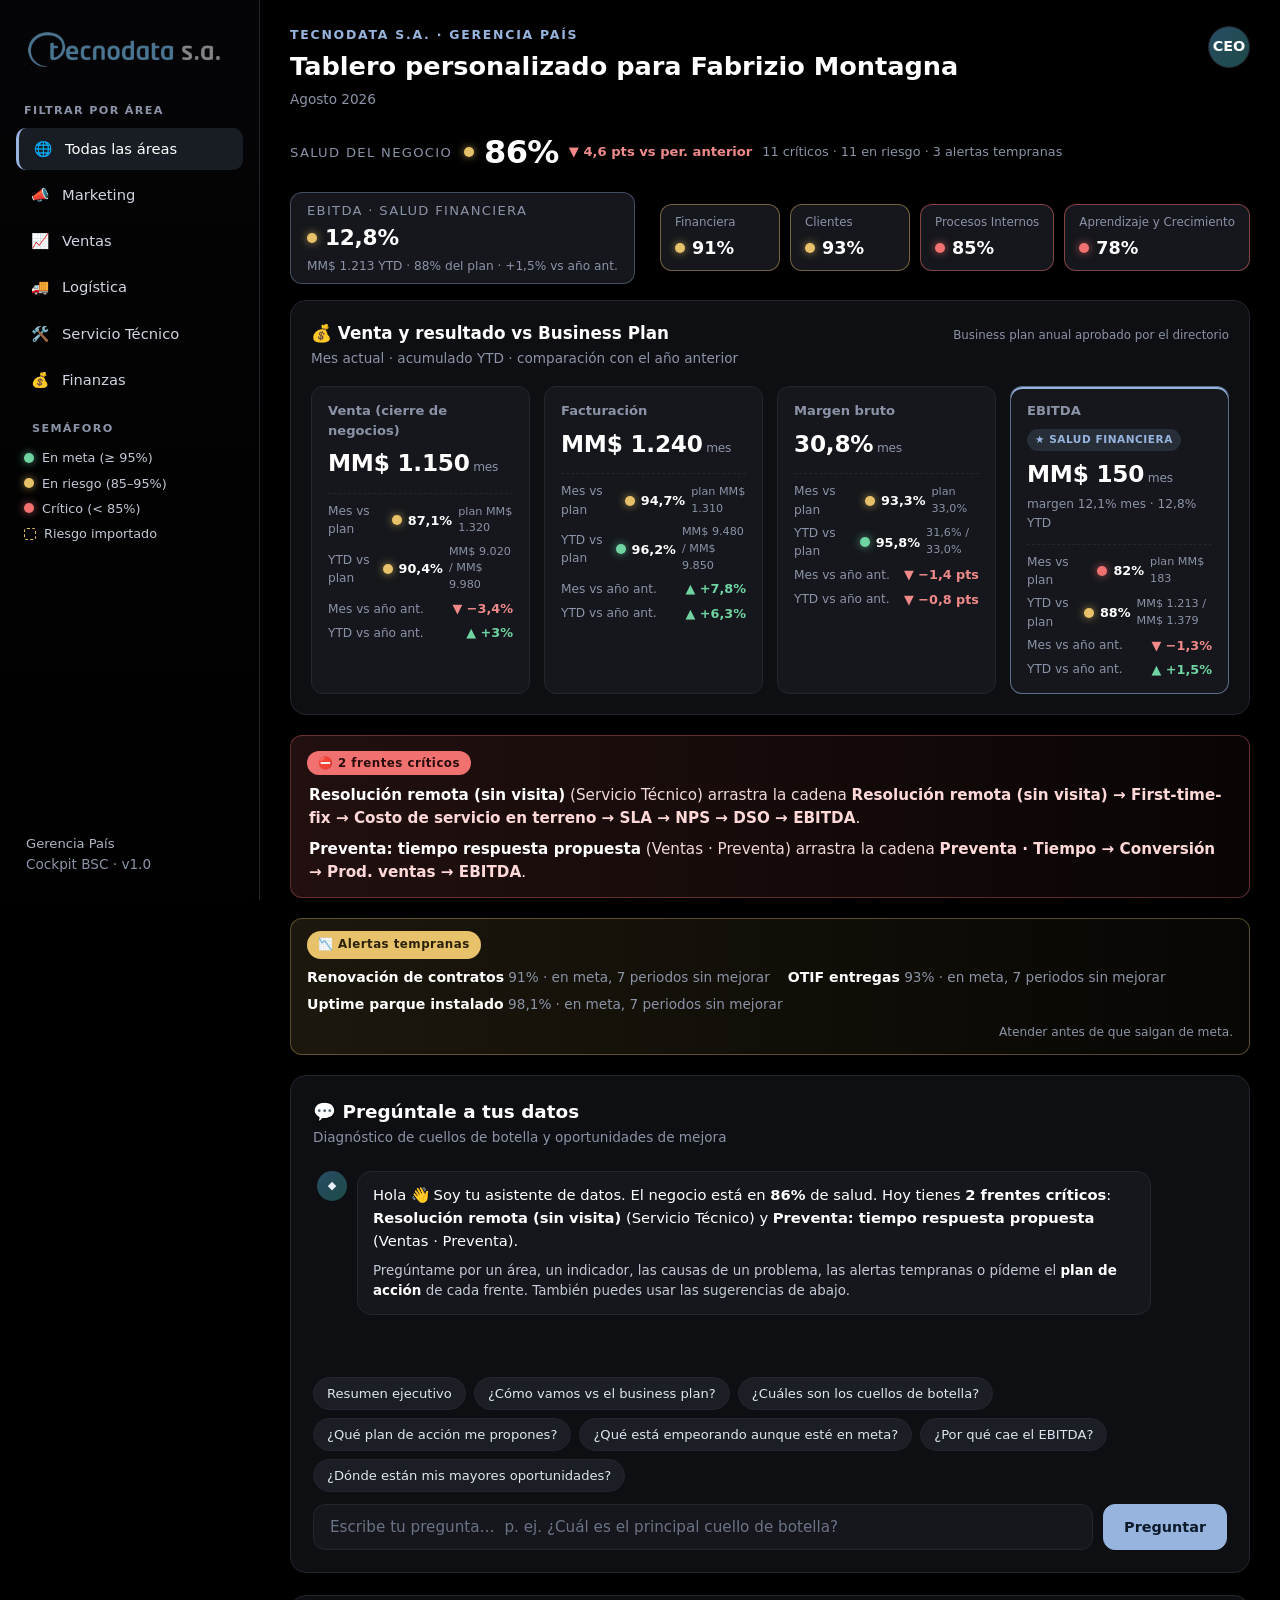
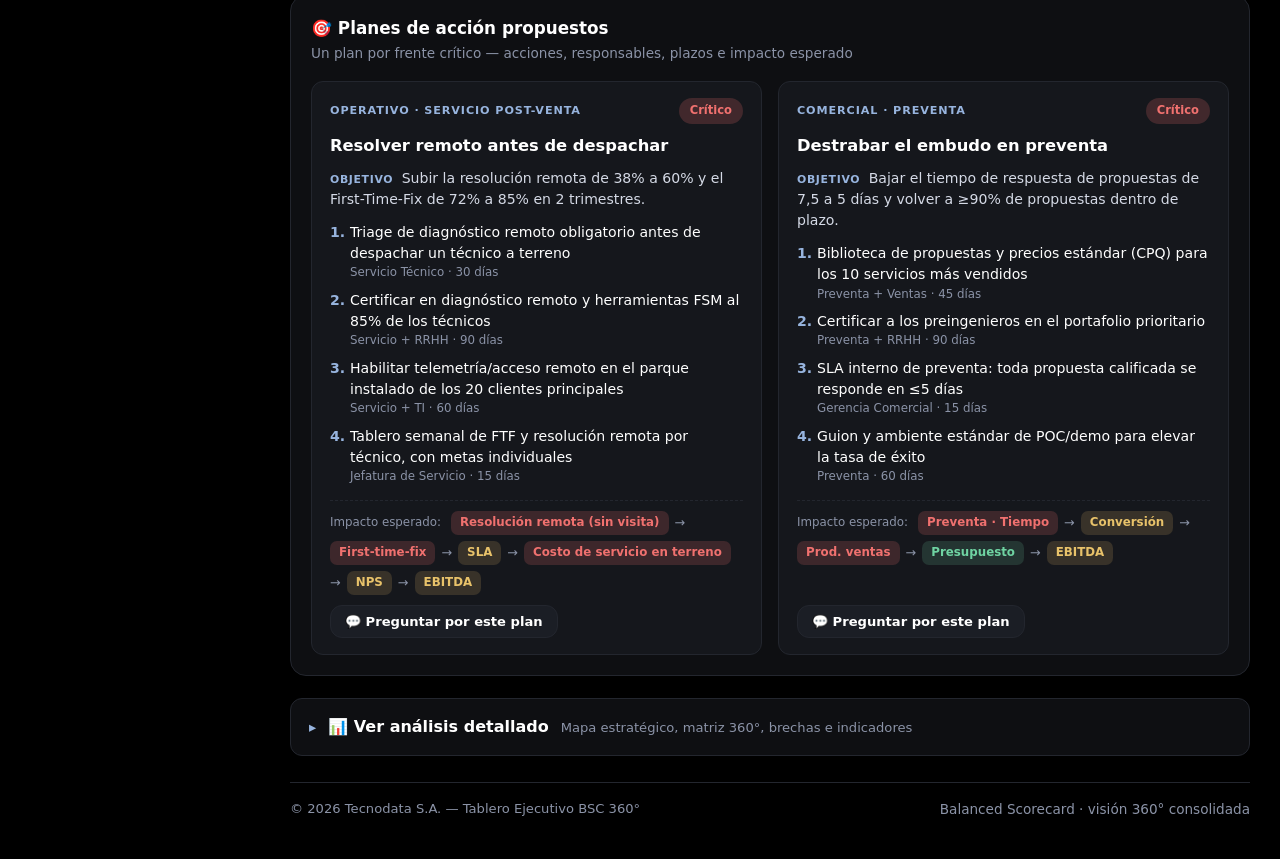
<file: index.html>
<!DOCTYPE html>
<html lang="es">
<head>
  <meta charset="UTF-8">
  <meta name="viewport" content="width=device-width, initial-scale=1.0">
  <title>Tecnodata S.A. · Tablero personalizado para Fabrizio Montagna</title>
  <meta name="description" content="Cuadro de Mando Integral (Balanced Scorecard) 360° para la Gerencia País de Tecnodata S.A. — visión sistémica de marketing, ventas, logística, servicio técnico y finanzas.">
  <link rel="icon" type="image/png" href="assets/logo.png">
  <link rel="stylesheet" href="styles.css">
</head>
<body>
  <!-- ================= SIDEBAR ================= -->
  <aside class="sidebar">
    <div class="brand">
      <img src="assets/logo.png" alt="Tecnodata S.A." class="brand-logo">
    </div>

    <p class="side-title">Filtrar por área</p>
    <nav class="nav" id="area-filter"><!-- filtro de áreas (JS) --></nav>

    <div class="legend">
      <p class="side-title">Semáforo</p>
      <div class="legend-row"><span class="dot dot-ok"></span> En meta (≥ 95%)</div>
      <div class="legend-row"><span class="dot dot-warn"></span> En riesgo (85–95%)</div>
      <div class="legend-row"><span class="dot dot-bad"></span> Crítico (&lt; 85%)</div>
      <div class="legend-row legend-imp"><span class="imp-mark"></span> Riesgo importado</div>
    </div>

    <div class="sidebar-foot">
      <p>Gerencia País</p>
      <p class="muted">Cockpit BSC · v1.0</p>
    </div>
  </aside>

  <!-- ================= MAIN ================= -->
  <main class="main">
    <header class="topbar">
      <div>
        <p class="eyebrow">Tecnodata S.A. · Gerencia País</p>
        <h1>Tablero personalizado para Fabrizio Montagna</h1>
        <p class="period muted" id="periodo"></p>
      </div>
      <div class="topbar-actions">
        <div class="avatar" title="CEO">CEO</div>
      </div>
    </header>

    <!-- ===== Banda ejecutiva: salud del negocio ===== -->
    <section class="exec">
      <div class="exec-health">
        <span class="exec-h-label">Salud del negocio</span>
        <span class="exec-h-value" id="exec-global"><!-- JS --></span>
      </div>
      <div class="exec-ebitda" id="exec-ebitda"><!-- JS: EBITDA = salud financiera --></div>
      <div class="exec-persps" id="exec-persps"><!-- JS --></div>
    </section>

    <!-- ===== Cumplimiento financiero vs Business Plan ===== -->
    <section class="card bp-card" aria-label="Venta, facturación, margen y EBITDA vs business plan">
      <div class="card-head">
        <div>
          <h2>💰 Venta y resultado vs Business Plan</h2>
          <span class="muted">Mes actual · acumulado YTD · comparación con el año anterior</span>
        </div>
        <span class="muted bp-nota" id="bp-nota"></span>
      </div>
      <div class="bp-grid" id="bp"><!-- JS --></div>
    </section>

    <!-- ===== Diagnóstico / cuello de botella ===== -->
    <div class="diagnostico" id="diagnostico"><!-- JS --></div>

    <!-- ===== Alertas tempranas: en meta pero perdiendo tracción ===== -->
    <div class="alertas" id="alertas"><!-- JS --></div>

    <!-- ===== CHAT: Pregúntale a tus datos (protagonista) ===== -->
    <section class="card chat-card" aria-label="Chat de diagnóstico">
      <div class="card-head chat-head">
        <div>
          <h2>💬 Pregúntale a tus datos</h2>
          <span class="muted">Diagnóstico de cuellos de botella y oportunidades de mejora</span>
        </div>
      </div>
      <div class="chat-log" id="chat-log" aria-live="polite"><!-- conversación (JS) --></div>
      <div class="chat-suggest" id="chat-suggest"><!-- sugerencias (JS) --></div>
      <form class="chat-input" id="chat-form" autocomplete="off">
        <input id="chat-text" type="text" placeholder="Escribe tu pregunta…  p. ej. ¿Cuál es el principal cuello de botella?" aria-label="Tu pregunta">
        <button type="submit" class="btn btn-primary">Preguntar</button>
      </form>
    </section>

    <!-- ===== Planes de acción propuestos ===== -->
    <section class="card planes-card" aria-label="Planes de acción propuestos">
      <div class="card-head">
        <div>
          <h2>🎯 Planes de acción propuestos</h2>
          <span class="muted">Un plan por frente crítico — acciones, responsables, plazos e impacto esperado</span>
        </div>
      </div>
      <div class="planes" id="planes"><!-- JS --></div>
    </section>

    <!-- ===== Análisis detallado (desplegable) ===== -->
    <details class="detalle">
      <summary>
        <span class="det-title">📊 Ver análisis detallado</span>
        <span class="muted det-sub">Mapa estratégico, matriz 360°, brechas e indicadores</span>
      </summary>

      <section class="kpi-grid" id="pulso" aria-label="Indicadores titulares por perspectiva BSC"><!-- JS --></section>

      <section class="content-grid">
        <article class="card map-card">
          <div class="card-head">
            <h2>Mapa estratégico &amp; cadenas de impacto</h2>
            <span class="muted">Financiera ← Clientes ← Procesos ← Aprendizaje</span>
          </div>
          <div class="smap-host" id="smap"><!-- SVG (JS) --></div>
          <p class="map-hint muted">Las flechas de color muestran cómo una brecha se propaga entre perspectivas. Clic en un indicador para aislar su cadena.</p>
        </article>

        <article class="card matrix-card">
          <div class="card-head">
            <h2>Matriz de salud 360°</h2>
            <span class="muted">Áreas × perspectivas</span>
          </div>
          <div class="matrix-host" id="matrix"><!-- tabla (JS) --></div>
          <p class="map-hint muted">Clic en una fila para ver el detalle de indicadores del área.</p>
        </article>
      </section>

      <section class="card brechas-card">
        <div class="card-head">
          <h2>Brechas prioritarias &amp; impacto sistémico</h2>
          <span class="muted">Gestión por excepción · peor primero</span>
        </div>
        <div class="brechas" id="brechas"><!-- JS --></div>
      </section>

      <section class="card sources-card">
        <div class="card-head">
          <h2>Origen de los datos (simulado)</h2>
          <span class="muted">Cada indicador se alimenta de su sistema fuente</span>
        </div>
        <div class="sources">
          <div class="source"><span class="src-tag">CRM</span> Ventas, marketing y clientes — <span class="muted">Salesforce / Dynamics</span></div>
          <div class="source"><span class="src-tag">CRM · CPQ</span> Preventa: propuestas y POCs — <span class="muted">Configurador (CPQ)</span></div>
          <div class="source"><span class="src-tag">ERP</span> Finanzas y logística — <span class="muted">SAP / Oracle</span></div>
          <div class="source"><span class="src-tag">ITSM / FSM</span> Servicio técnico (ITIL + terreno) — <span class="muted">ServiceNow</span></div>
          <div class="source"><span class="src-tag">HRIS</span> Personas: rotación, capacitación, eNPS — <span class="muted">Workday / BUK</span></div>
          <div class="source"><span class="src-tag">CX</span> NPS — <span class="muted">Qualtrics / Medallia</span></div>
          <div class="source"><span class="src-tag">Mercado</span> Market share — <span class="muted">Estudio externo</span></div>
        </div>
      </section>
    </details>

    <footer class="footer">
      <span>© <span id="year"></span> Tecnodata S.A. — Tablero Ejecutivo BSC 360°</span>
      <span class="muted">Balanced Scorecard · visión 360° consolidada</span>
    </footer>
  </main>

  <script src="data.js"></script>
  <script src="app.js"></script>
  <script src="chat.js"></script>
</body>
</html>
</file>
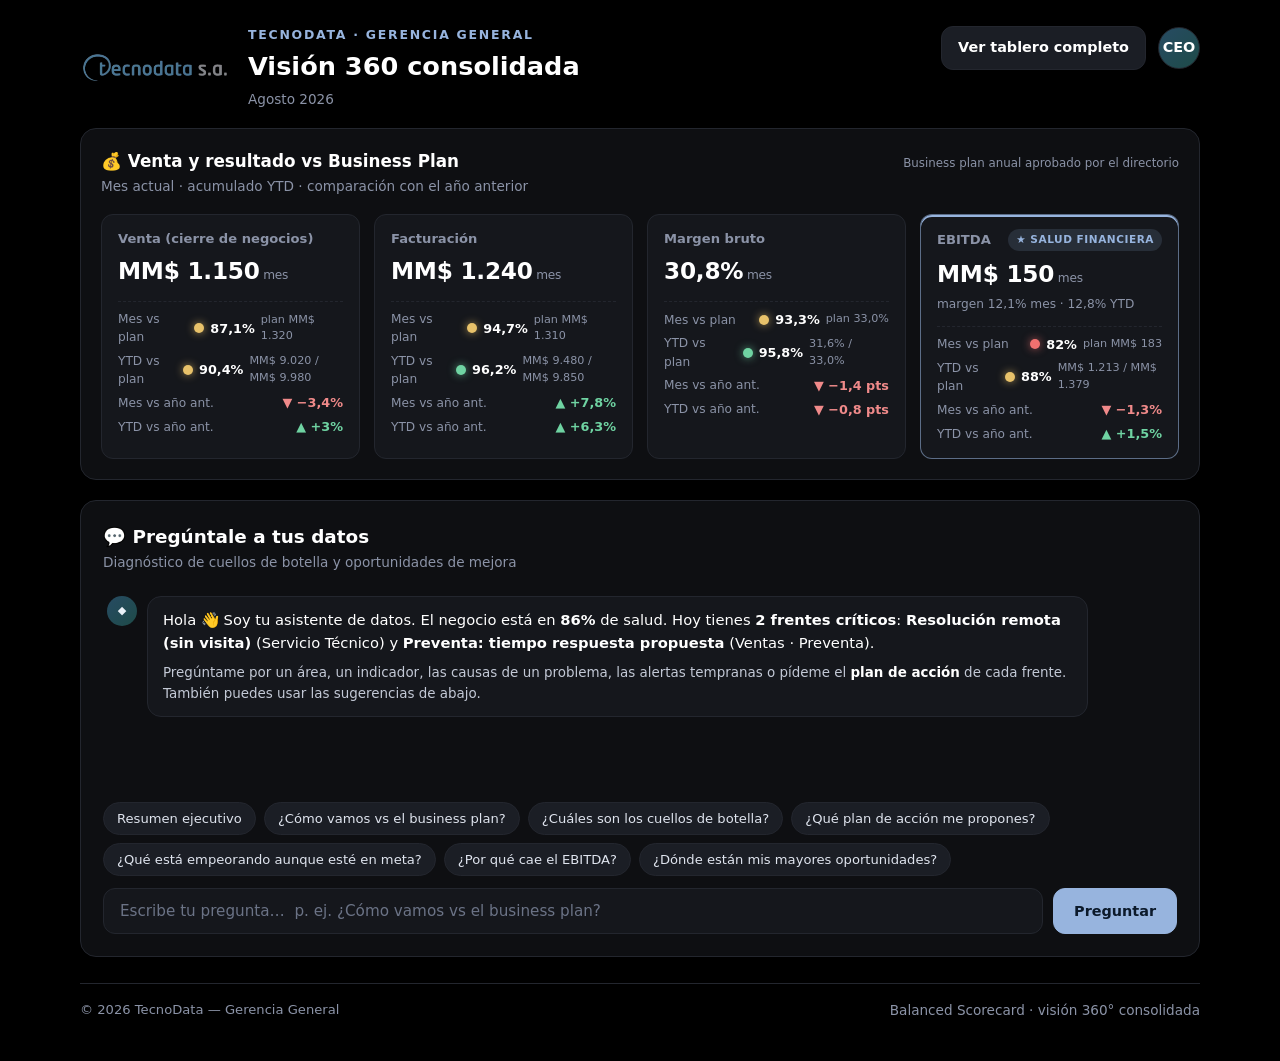
<file: tecnodata.html>
<!DOCTYPE html>
<html lang="es">
<head>
  <meta charset="UTF-8">
  <meta name="viewport" content="width=device-width, initial-scale=1.0">
  <title>TecnoData - Gerencia General: Visión 360 consolidada</title>
  <meta name="description" content="TecnoData · Gerencia General: visión 360 consolidada — indicadores financieros vs business plan y chat de diagnóstico.">
  <link rel="icon" type="image/png" href="assets/logo.png">
  <link rel="stylesheet" href="styles.css">
</head>
<body class="page-simple">
  <!-- ================= MAIN ================= -->
  <main class="main">
    <header class="topbar">
      <div class="simple-brand">
        <img src="assets/logo.png" alt="Tecnodata S.A." class="simple-logo">
        <div>
          <p class="eyebrow">TecnoData · Gerencia General</p>
          <h1>Visión 360 consolidada</h1>
          <p class="period muted" id="periodo"></p>
        </div>
      </div>
      <div class="topbar-actions">
        <a class="btn" href="index.html">Ver tablero completo</a>
        <div class="avatar" title="CEO">CEO</div>
      </div>
    </header>

    <!-- ===== Indicadores financieros vs Business Plan ===== -->
    <section class="card bp-card" aria-label="Venta, facturación, margen y EBITDA vs business plan">
      <div class="card-head">
        <div>
          <h2>💰 Venta y resultado vs Business Plan</h2>
          <span class="muted">Mes actual · acumulado YTD · comparación con el año anterior</span>
        </div>
        <span class="muted bp-nota" id="bp-nota"></span>
      </div>
      <div class="bp-grid" id="bp"><!-- JS --></div>
    </section>

    <!-- ===== CHAT: Pregúntale a tus datos ===== -->
    <section class="card chat-card" aria-label="Chat de diagnóstico">
      <div class="card-head chat-head">
        <div>
          <h2>💬 Pregúntale a tus datos</h2>
          <span class="muted">Diagnóstico de cuellos de botella y oportunidades de mejora</span>
        </div>
      </div>
      <div class="chat-log" id="chat-log" aria-live="polite"><!-- conversación (JS) --></div>
      <div class="chat-suggest" id="chat-suggest"><!-- sugerencias (JS) --></div>
      <form class="chat-input" id="chat-form" autocomplete="off">
        <input id="chat-text" type="text" placeholder="Escribe tu pregunta…  p. ej. ¿Cómo vamos vs el business plan?" aria-label="Tu pregunta">
        <button type="submit" class="btn btn-primary">Preguntar</button>
      </form>
    </section>

    <footer class="footer">
      <span>© <span id="year"></span> TecnoData — Gerencia General</span>
      <span class="muted">Balanced Scorecard · visión 360° consolidada</span>
    </footer>
  </main>

  <script src="data.js"></script>
  <script src="app.js"></script>
  <script src="chat.js"></script>
</body>
</html>
</file>
<file: styles.css>
/* ===========================================================
   Tecnodata S.A. — Cockpit BSC 360° · Gerencia País
   Paleta base (marca Tecnodata):
     Negro           #000000  -> Fondo del sitio
     Azul periwinkle #97B4DE  -> Acento / interacción
     Teal profundo   #274B63  -> Superficies de marca
     Teal verdoso    #1E4B48
     Blanco          #FFFFFF  -> Tipografía sobre fondos oscuros
   Semáforo BSC: verde (ok) / ámbar (warn) / rojo (bad)
   =========================================================== */

:root {
  --black:        #000000;
  --periwinkle:   #97B4DE;
  --teal-deep:    #274B63;
  --teal-green:   #1E4B48;
  --white:        #FFFFFF;

  /* Superficies del tema oscuro */
  --surface:      #0e0f12;
  --surface-2:    #15171c;
  --surface-3:    #1b1e25;
  --border:       #23262e;
  --muted:        #8b93a7;

  /* Deltas y semáforo */
  --up:           #6fd3a2;
  --down:         #f08a8a;
  --ok:           #6fd3a2;
  --warn:         #e8c26a;
  --bad:          #f0716f;

  --radius:       16px;
  --shadow:       0 8px 24px rgba(0,0,0,.45);
  --font:         'Segoe UI', system-ui, -apple-system, Roboto, Helvetica, Arial, sans-serif;
}

* { box-sizing: border-box; margin: 0; padding: 0; }
html, body { height: 100%; }

body {
  display: grid;
  grid-template-columns: 260px 1fr;
  min-height: 100vh;
  background: var(--black);
  color: var(--white);
  font-family: var(--font);
  line-height: 1.5;
}

.muted { color: var(--muted); font-size: .85rem; }

/* ===================== SIDEBAR ===================== */
.sidebar {
  background: linear-gradient(180deg, #050507 0%, #000 100%);
  border-right: 1px solid var(--border);
  display: flex;
  flex-direction: column;
  padding: 22px 16px;
  position: sticky;
  top: 0;
  height: 100vh;
  overflow-y: auto;
}
.brand { padding: 6px 8px 18px; }
.brand-logo { width: 100%; max-width: 200px; height: auto; display: block; }

.side-title {
  font-size: .7rem; font-weight: 700; letter-spacing: .12em;
  text-transform: uppercase; color: var(--muted);
  margin: 14px 8px 8px;
}

.nav { display: flex; flex-direction: column; gap: 4px; }
.nav-item {
  display: flex; align-items: center; gap: 12px;
  padding: 10px 14px; border-radius: 10px;
  color: #cfd4e0; text-decoration: none; font-size: .92rem;
  cursor: pointer; transition: background .15s, color .15s;
}
.nav-item:hover { background: var(--surface-2); color: var(--white); }
.nav-item.is-active {
  background: rgba(151,180,222,.14);
  color: var(--white);
  border-left: 3px solid var(--periwinkle);
}
.nav-ico { width: 20px; text-align: center; }

.legend { margin-top: 6px; padding: 0 8px; }
.legend-row { display: flex; align-items: center; gap: 8px; font-size: .8rem; color: #c3c9d6; padding: 3px 0; }
.legend-imp .imp-mark {
  width: 12px; height: 12px; border-radius: 3px;
  border: 1.5px dashed var(--warn); display: inline-block;
}

.sidebar-foot { margin-top: auto; padding: 14px 10px 4px; font-size: .82rem; color: #aeb4c2; }

/* ===================== MAIN ===================== */
.main { padding: 26px 30px 40px; min-width: 0; }

.topbar {
  display: flex; align-items: flex-start; justify-content: space-between;
  gap: 16px; flex-wrap: wrap; margin-bottom: 18px;
}
.eyebrow {
  color: var(--periwinkle); font-size: .78rem; font-weight: 600;
  letter-spacing: .14em; text-transform: uppercase;
}
.topbar h1 { font-size: 1.6rem; font-weight: 700; margin-top: 2px; }
.period { margin-top: 4px; }
.topbar-actions { display: flex; align-items: center; gap: 12px; }
.avatar {
  width: 42px; height: 42px; border-radius: 50%;
  display: grid; place-items: center; font-weight: 700; font-size: .9rem;
  background: linear-gradient(135deg, var(--teal-deep), var(--teal-green));
  color: var(--white); border: 1px solid var(--border);
}

/* ===================== DIAGNÓSTICO ===================== */
.diagnostico {
  display: flex; flex-direction: column; align-items: flex-start; gap: 8px;
  background: linear-gradient(90deg, rgba(240,113,111,.14), rgba(240,113,111,.04));
  border: 1px solid rgba(240,113,111,.35);
  border-radius: 12px; padding: 14px 16px; margin-bottom: 20px;
}
.diag-title { margin-bottom: 2px; }
.diag-badge {
  font-size: .74rem; font-weight: 700; letter-spacing: .04em;
  background: var(--bad); color: #2a0c0c; padding: 5px 11px; border-radius: 999px;
  white-space: nowrap;
}
.diag-item { font-size: .95rem; color: #f2d9d9; padding-left: 2px; }
.diag-item strong { color: var(--white); }
.diag-item em { color: #ffd9d8; font-style: normal; font-weight: 600; }

/* ===================== BOTONES ===================== */
.btn {
  font-family: inherit; font-size: .9rem; font-weight: 600; cursor: pointer;
  background: var(--surface-3); color: var(--white);
  border: 1px solid var(--border); border-radius: 12px; padding: 10px 16px;
  transition: border-color .15s, background .15s, color .15s;
}
.btn:hover { border-color: var(--periwinkle); }
.btn-primary {
  background: var(--periwinkle); color: #0c1a2b; border-color: var(--periwinkle);
}
.btn-primary:hover { background: #aac3e6; }

/* ===================== ALERTAS TEMPRANAS ===================== */
.alertas {
  display: flex; align-items: center; flex-wrap: wrap; gap: 8px 14px;
  background: linear-gradient(90deg, rgba(232,194,106,.12), rgba(232,194,106,.03));
  border: 1px solid rgba(232,194,106,.35);
  border-radius: 12px; padding: 12px 16px; margin-bottom: 20px;
}
.alertas-badge {
  font-size: .74rem; font-weight: 700; letter-spacing: .04em;
  background: var(--warn); color: #2b2108; padding: 5px 11px; border-radius: 999px;
  white-space: nowrap;
}
.alertas-list { display: flex; flex-wrap: wrap; gap: 6px 18px; }
.alerta-item { font-size: .88rem; color: #f0e4c8; }
.alerta-item b { color: var(--white); font-weight: 600; }
.alertas-hint { font-size: .76rem; margin-left: auto; }

/* ===================== CARDS ===================== */
.card {
  background: var(--surface);
  border: 1px solid var(--border);
  border-radius: var(--radius);
  padding: 20px;
  box-shadow: var(--shadow);
}
.card-head {
  display: flex; align-items: baseline; justify-content: space-between;
  margin-bottom: 16px; gap: 10px;
}
.card-head h2 { font-size: 1.05rem; font-weight: 600; }

/* ===================== PULSO (KPIs) ===================== */
.kpi-grid {
  display: grid; grid-template-columns: repeat(4, 1fr);
  gap: 18px; margin-bottom: 22px;
}
.kpi { display: flex; flex-direction: column; }
.kpi-top { display: flex; align-items: center; gap: 8px; margin-bottom: 8px; }
.kpi-label { color: var(--muted); font-size: .85rem; }
.kpi-value { font-size: 1.7rem; font-weight: 700; letter-spacing: -.01em; }
.kpi-sub { margin-top: 2px; }
.kpi-delta { font-size: .82rem; margin-top: 6px; }
.kpi-delta.up { color: var(--up); }
.kpi-delta.down { color: var(--down); }
.kpi-spark { margin-top: 12px; height: 34px; }
.kpi-spark .spark { width: 100%; height: 34px; }

/* ===================== LAYOUT PRINCIPAL ===================== */
.content-grid {
  display: grid; grid-template-columns: 1.35fr 1fr;
  gap: 18px; margin-bottom: 22px;
}
/* Permite que las columnas encojan y que el scroll interno (matriz) actúe,
   en vez de que el contenido ancho (kpi-row expandido) infle el grid. */
.content-grid > * { min-width: 0; }
.map-hint { margin-top: 10px; font-size: .78rem; }

/* ===================== SEMÁFORO (dots) ===================== */
.dot { width: 10px; height: 10px; border-radius: 50%; display: inline-block; flex: 0 0 auto; }
.dot-ok   { background: var(--ok);   box-shadow: 0 0 8px rgba(111,211,162,.7); }
.dot-warn { background: var(--warn); box-shadow: 0 0 8px rgba(232,194,106,.7); }
.dot-bad  { background: var(--bad);  box-shadow: 0 0 8px rgba(240,113,111,.7); }
.dot-na   { background: #444a57; }

/* ===================== MAPA ESTRATÉGICO (SVG) ===================== */
.smap-host { width: 100%; }
.smap-svg { width: 100%; height: auto; display: block; }

.smap-tier { fill: var(--surface-2); stroke: var(--border); stroke-width: 1; }
.smap-tier.tier-ok   { stroke: rgba(111,211,162,.35); }
.smap-tier.tier-warn { stroke: rgba(232,194,106,.4); }
.smap-tier.tier-bad  { stroke: rgba(240,113,111,.45); }
.smap-tier-name { fill: var(--white); font: 700 13px var(--font); }
.smap-tier-sub  { fill: var(--muted); font: 500 11px var(--font); }

.smap-node { cursor: pointer; }
.smap-node .node-rect { fill: var(--surface-3); stroke: var(--border); stroke-width: 1; transition: fill .15s, stroke .15s; }
.smap-node.node-ok   .node-rect { stroke: rgba(111,211,162,.55); }
.smap-node.node-warn .node-rect { stroke: rgba(232,194,106,.6); }
.smap-node.node-bad  .node-rect { stroke: rgba(240,113,111,.65); }
.smap-node:hover .node-rect,
.smap-node:focus .node-rect { fill: #232732; stroke: var(--periwinkle); outline: none; }
.smap-node .node-label { fill: #dfe4ee; font: 600 11px var(--font); pointer-events: none; }
.smap-node .node-dot.dot-ok   { fill: var(--ok); }
.smap-node .node-dot.dot-warn { fill: var(--warn); }
.smap-node .node-dot.dot-bad  { fill: var(--bad); }
.smap-node.is-dim { opacity: .3; }
.smap-node.in-chain .node-rect { stroke: var(--periwinkle); stroke-width: 1.6; }
.smap-node.is-bottleneck .node-rect { stroke: var(--bad); stroke-width: 2.2; filter: drop-shadow(0 0 7px rgba(240,113,111,.7)); }
.smap-node.is-bottleneck .node-label { fill: var(--white); }

/* Aristas del grafo causal */
.edge { fill: none; }
.edge-faint { stroke: rgba(255,255,255,.09); stroke-width: 1; }
.edge-lit { stroke-width: 2.6; opacity: .95; }
.edge-lit.edge-warn { stroke: var(--warn); }
.edge-lit.edge-bad  { stroke: var(--bad); }
.edge.is-chain { stroke-width: 3; }
.edge.is-dim { opacity: .1; }
.edge-head { fill: rgba(255,255,255,.2); }
.edge-head-lit { fill: var(--bad); }

/* ===================== MATRIZ 360° ===================== */
.matrix-host { overflow-x: auto; }
.matrix { width: 100%; border-collapse: separate; border-spacing: 4px; font-size: .84rem; }
.matrix th { font-weight: 600; color: var(--muted); padding: 6px 8px; text-align: center; }
.matrix th.mx-corner { text-align: left; font-size: .74rem; }
.matrix th.mx-persp { font-size: .74rem; }
.mx-row { cursor: pointer; transition: filter .15s; }
.mx-row:hover td { filter: brightness(1.15); }
.mx-row.is-expanded .mx-area { color: var(--periwinkle); }
.mx-row.is-dim { opacity: .4; }
.mx-area {
  text-align: left; padding: 8px 10px; white-space: nowrap;
  background: var(--surface-2); border-radius: 8px; font-weight: 500;
}
.mx-ico { margin-right: 8px; }
.mx-cell {
  text-align: center; padding: 10px 8px; border-radius: 8px;
  font-weight: 700; font-variant-numeric: tabular-nums; color: #12151a;
  position: relative;
}
.cell-ok   { background: var(--ok); }
.cell-warn { background: var(--warn); }
.cell-bad  { background: var(--bad); color: #2a0c0c; }
.cell-na   { background: var(--surface-3); color: var(--muted); font-weight: 500; }
.mx-cell.is-imported::after {
  content: ''; position: absolute; inset: 2px; border-radius: 6px;
  border: 1.5px dashed rgba(0,0,0,.55); pointer-events: none;
}
.mx-cell.mx-total { color: var(--white); background: var(--surface-3); border: 1px solid var(--border); }
.mx-cell.mx-total.cell-ok   { color: var(--ok); }
.mx-cell.mx-total.cell-warn { color: var(--warn); }
.mx-cell.mx-total.cell-bad  { color: var(--bad); }
.mx-foot .mx-area { background: transparent; color: var(--muted); font-size: .76rem; text-transform: uppercase; letter-spacing: .04em; }
.mx-foot .mx-cell { background: var(--surface-2); color: var(--white); }
.mx-foot .mx-cell.cell-ok   { color: var(--ok); }
.mx-foot .mx-cell.cell-warn { color: var(--warn); }
.mx-foot .mx-cell.cell-bad  { color: var(--bad); }

.mx-detail-row td { padding: 4px 2px 10px; }
.mx-detail { display: flex; flex-direction: column; gap: 8px; background: var(--surface-2); border-radius: 10px; padding: 12px; }

/* Filas de KPI (detalle) */
.kpi-row {
  display: grid;
  grid-template-columns: 14px minmax(160px, 1.6fr) 120px 150px 120px 1fr;
  align-items: center; gap: 12px; font-size: .84rem;
}
.kr-name { display: flex; flex-direction: column; }
.kr-src { font-size: .68rem; color: var(--muted); }
.kr-val { text-align: right; }
.kr-actual { font-weight: 700; }
.kr-meta { font-size: .76rem; margin-left: 4px; }
.kr-bullet .bullet { width: 150px; height: 14px; }
.kr-spark .spark { width: 120px; height: 26px; }
.kr-delta { font-size: .76rem; text-align: right; }
.kr-delta.up { color: var(--up); }
.kr-delta.down { color: var(--down); }

/* Sparkline / Bullet colores */
.spark-line { stroke-width: 2; stroke-linecap: round; stroke-linejoin: round; }
.spark-line.spark-ok   { stroke: var(--ok); }
.spark-line.spark-warn { stroke: var(--warn); }
.spark-line.spark-bad  { stroke: var(--bad); }
.spark-dot.spark-ok   { fill: var(--ok); }
.spark-dot.spark-warn { fill: var(--warn); }
.spark-dot.spark-bad  { fill: var(--bad); }
.bullet-track { fill: var(--surface-3); }
.bullet-fill.fill-ok   { fill: var(--ok); }
.bullet-fill.fill-warn { fill: var(--warn); }
.bullet-fill.fill-bad  { fill: var(--bad); }
.bullet-target { stroke: var(--white); stroke-width: 1.5; }

/* ===================== BRECHAS ===================== */
.brechas { display: flex; flex-direction: column; gap: 12px; }
.brecha {
  background: var(--surface-2); border: 1px solid var(--border);
  border-radius: 12px; padding: 14px 16px; cursor: pointer;
  transition: border-color .15s, background .15s;
}
.brecha:hover { border-color: var(--periwinkle); background: #14161c; }
.brecha.is-bottleneck { border-color: rgba(240,113,111,.6); box-shadow: inset 3px 0 0 var(--bad); }
.brecha-head {
  display: grid; grid-template-columns: 14px minmax(180px, 2fr) 150px 150px auto;
  align-items: center; gap: 14px;
}
.brecha-id { display: flex; flex-direction: column; }
.brecha-name { font-weight: 600; }
.brecha-meta { font-size: .74rem; }
.brecha-bullet .bullet { width: 150px; height: 14px; }
.brecha-val { text-align: right; }
.pill { font-size: .72rem; font-weight: 700; padding: 4px 11px; border-radius: 999px; white-space: nowrap; }
.pill-warn { background: rgba(232,194,106,.18); color: var(--warn); }
.pill-bad  { background: rgba(240,113,111,.2); color: var(--bad); }

.chain { display: flex; align-items: center; flex-wrap: wrap; gap: 6px; margin-top: 12px; padding-top: 10px; border-top: 1px dashed var(--border); }
.chain-lbl { font-size: .74rem; color: var(--muted); margin-right: 4px; }
.chain-arrow { color: var(--muted); font-size: .8rem; }
.chip { font-size: .74rem; font-weight: 600; padding: 3px 9px; border-radius: 7px; }
.chip-ok   { background: rgba(111,211,162,.16); color: var(--ok); }
.chip-warn { background: rgba(232,194,106,.16); color: var(--warn); }
.chip-bad  { background: rgba(240,113,111,.18); color: var(--bad); }

/* ===================== FUENTES ===================== */
.sources { display: grid; grid-template-columns: repeat(2, 1fr); gap: 10px 22px; }
.source { font-size: .85rem; color: #c9cfdb; }
.src-tag {
  display: inline-block; font-size: .68rem; font-weight: 700; letter-spacing: .04em;
  background: rgba(151,180,222,.16); color: var(--periwinkle);
  padding: 2px 8px; border-radius: 6px; margin-right: 8px;
}

/* ===================== FOOTER ===================== */
.footer {
  display: flex; justify-content: space-between; flex-wrap: wrap; gap: 8px;
  margin-top: 26px; padding-top: 16px;
  border-top: 1px solid var(--border); font-size: .82rem; color: var(--muted);
}

/* ===================== BANDA EJECUTIVA ===================== */
.exec {
  display: flex; align-items: center; justify-content: space-between;
  gap: 16px 24px; flex-wrap: wrap; margin-bottom: 16px;
}
.exec-health { display: flex; align-items: baseline; gap: 12px; }
.exec-h-label { font-size: .82rem; color: var(--muted); text-transform: uppercase; letter-spacing: .1em; }
.exec-h-value { display: inline-flex; align-items: center; gap: 10px; flex-wrap: wrap; min-width: 0; }
.exec-h-num { font-size: 2rem; font-weight: 800; letter-spacing: -.02em; }
.exec-persps { display: flex; gap: 10px; flex-wrap: wrap; }
.exec-chip {
  display: flex; flex-direction: column; gap: 3px;
  background: var(--surface-2); border: 1px solid var(--border);
  border-radius: 12px; padding: 9px 14px; min-width: 120px;
}
.exec-chip-name { font-size: .74rem; color: var(--muted); }
.exec-chip-val { display: inline-flex; align-items: center; gap: 7px; font-size: 1.1rem; font-weight: 700; }
.exec-chip.chip-tone-ok   { border-color: rgba(111,211,162,.4); }
.exec-chip.chip-tone-warn { border-color: rgba(232,194,106,.45); }
.exec-chip.chip-tone-bad  { border-color: rgba(240,113,111,.5); }
.exec-h-delta { font-size: .82rem; font-weight: 600; white-space: nowrap; }
.exec-h-delta.up { color: var(--up); }
.exec-h-delta.down { color: var(--down); }
.exec-h-counts { font-size: .8rem; white-space: nowrap; }

/* EBITDA en la banda ejecutiva (salud financiera) */
.exec-ebitda {
  display: flex; flex-direction: column; gap: 2px;
  padding: 8px 16px; border-radius: 12px;
  background: var(--surface-2); border: 1px solid rgba(151,180,222,.35);
}
.exec-e-value { display: inline-flex; align-items: center; gap: 8px; }
.exec-e-num { font-size: 1.35rem; font-weight: 800; letter-spacing: -.01em; }
.exec-e-sub { font-size: .76rem; }

/* ===================== BUSINESS PLAN ===================== */
.bp-card { margin-bottom: 20px; }
.bp-nota { font-size: .74rem; text-align: right; }
.bp-grid { display: grid; grid-template-columns: repeat(4, 1fr); gap: 14px; }
.bp-tile {
  display: flex; flex-direction: column; gap: 6px;
  background: var(--surface-2); border: 1px solid var(--border);
  border-radius: 12px; padding: 14px 16px; min-width: 0;
}
.bp-tile.is-star {
  border-color: rgba(151,180,222,.55);
  box-shadow: inset 0 2px 0 var(--periwinkle);
}
.bp-top { display: flex; align-items: center; justify-content: space-between; gap: 8px; flex-wrap: wrap; }
.bp-name { font-size: .82rem; color: var(--muted); font-weight: 600; }
.bp-star {
  font-size: .66rem; font-weight: 700; letter-spacing: .05em; text-transform: uppercase;
  color: var(--periwinkle); background: rgba(151,180,222,.14);
  padding: 3px 8px; border-radius: 999px; white-space: nowrap;
}
.bp-value { font-size: 1.45rem; font-weight: 800; letter-spacing: -.01em; }
.bp-per { font-size: .76rem; font-weight: 500; }
.bp-sub { font-size: .76rem; margin-top: -2px; }
.bp-rows { display: flex; flex-direction: column; gap: 5px; margin-top: 6px; padding-top: 8px; border-top: 1px dashed var(--border); }
.bp-row { display: flex; align-items: center; justify-content: space-between; gap: 8px; font-size: .8rem; }
.bp-row-lbl { font-size: .76rem; }
.bp-row-val { display: inline-flex; align-items: center; gap: 6px; font-weight: 700; font-variant-numeric: tabular-nums; }
.bp-row-val.up { color: var(--up); }
.bp-row-val.down { color: var(--down); }
.bp-plan { font-size: .7rem; font-weight: 500; }

/* ===================== PLANES DE ACCIÓN ===================== */
.planes-card { margin-top: 22px; }
.planes { display: grid; grid-template-columns: repeat(2, 1fr); gap: 16px; }
.plan {
  display: flex; flex-direction: column; gap: 10px;
  background: var(--surface-2); border: 1px solid var(--border);
  border-radius: 12px; padding: 16px 18px;
}
.plan-head { display: flex; align-items: center; justify-content: space-between; gap: 10px; }
.plan-frente {
  font-size: .7rem; font-weight: 700; letter-spacing: .08em; text-transform: uppercase;
  color: var(--periwinkle);
}
.plan-title { font-size: 1.02rem; font-weight: 700; }
.plan-obj { font-size: .88rem; color: #d5dae6; }
.plan-obj-tag {
  font-size: .68rem; font-weight: 700; letter-spacing: .06em; text-transform: uppercase;
  color: var(--periwinkle); margin-right: 4px;
}
.plan-acciones { margin: 2px 0 2px 20px; display: flex; flex-direction: column; gap: 8px; font-size: .88rem; }
.plan-acciones li::marker { color: var(--periwinkle); font-weight: 700; }
.plan-meta { display: block; font-size: .74rem; }
.plan .chain { margin-top: 2px; }
.plan-ask { align-self: flex-start; margin-top: auto; font-size: .82rem; padding: 8px 14px; }

/* ===================== CHAT ===================== */
.chat-card { display: flex; flex-direction: column; padding: 22px; }
.chat-head h2 { font-size: 1.15rem; }
.chat-log {
  display: flex; flex-direction: column; gap: 14px;
  min-height: 200px; max-height: 440px; overflow-y: auto;
  padding: 6px 4px 10px; margin-bottom: 12px;
}
.msg { display: flex; gap: 10px; align-items: flex-start; max-width: 92%; }
.msg-user { align-self: flex-end; flex-direction: row; }
.msg-bot  { align-self: flex-start; }
.msg-av {
  flex: 0 0 auto; width: 30px; height: 30px; border-radius: 50%;
  display: grid; place-items: center; font-size: .7rem; font-weight: 700;
}
.msg-bot .msg-av  { background: linear-gradient(135deg, var(--teal-deep), var(--teal-green)); color: #eaf1f8; }
.msg-user .msg-av { background: var(--periwinkle); color: #0c1a2b; }
.msg-body {
  background: var(--surface-2); border: 1px solid var(--border);
  border-radius: 14px; padding: 12px 15px; font-size: .92rem; line-height: 1.55;
}
.msg-user .msg-body { background: rgba(151,180,222,.16); border-color: rgba(151,180,222,.3); }
.msg-body b { color: var(--white); }
.msg-body .ans-sub { font-size: .74rem; text-transform: uppercase; letter-spacing: .08em; color: var(--muted); margin: 10px 0 5px; }
.msg-body .ans-list { margin: 4px 0 4px 18px; display: flex; flex-direction: column; gap: 3px; }
.msg-body .ans-note { margin-top: 8px; font-size: .84rem; color: #c3c9d6; }
.msg-body .ans-chain { display: flex; align-items: center; flex-wrap: wrap; gap: 5px; margin: 6px 0; }
.msg-body .ans-reco {
  margin-top: 12px; padding: 10px 12px; border-radius: 10px;
  background: rgba(151,180,222,.1); border-left: 3px solid var(--periwinkle); font-size: .9rem;
}
.ans-reco-tag { font-size: .68rem; font-weight: 700; letter-spacing: .06em; text-transform: uppercase; color: var(--periwinkle); margin-right: 6px; }
/* chips de estado dentro de respuestas */
.c-chip { display: inline-block; font-size: .68rem; font-weight: 700; padding: 2px 8px; border-radius: 999px; vertical-align: middle; }
.c-chip.c-ok   { background: rgba(111,211,162,.16); color: var(--ok); }
.c-chip.c-warn { background: rgba(232,194,106,.16); color: var(--warn); }
.c-chip.c-bad  { background: rgba(240,113,111,.18); color: var(--bad); }
/* indicador "escribiendo" */
.typing { display: inline-flex; gap: 4px; }
.typing i { width: 6px; height: 6px; border-radius: 50%; background: var(--muted); animation: blink 1.2s infinite both; }
.typing i:nth-child(2) { animation-delay: .2s; }
.typing i:nth-child(3) { animation-delay: .4s; }
@keyframes blink { 0%,80%,100% { opacity: .25; } 40% { opacity: 1; } }

.chat-suggest { display: flex; flex-wrap: wrap; gap: 8px; margin-bottom: 12px; }
.sugg {
  font-family: inherit; font-size: .82rem; cursor: pointer;
  background: var(--surface-3); color: #dfe4ee;
  border: 1px solid var(--border); border-radius: 999px; padding: 8px 13px;
  transition: border-color .15s, background .15s;
}
.sugg:hover { border-color: var(--periwinkle); background: #1f232c; }

.chat-input { display: flex; gap: 10px; }
.chat-input input {
  flex: 1; font-family: inherit; font-size: .95rem;
  background: var(--surface-2); color: var(--white);
  border: 1px solid var(--border); border-radius: 12px; padding: 13px 16px;
  outline: none; transition: border-color .15s;
}
.chat-input input:focus { border-color: var(--periwinkle); }
.chat-input input::placeholder { color: #6b7386; }
.chat-input .btn { padding: 13px 20px; }

/* ===================== DESPLEGABLE DETALLE ===================== */
.detalle { margin-top: 22px; }
.detalle > summary {
  list-style: none; cursor: pointer; user-select: none;
  display: flex; align-items: baseline; gap: 12px; flex-wrap: wrap;
  background: var(--surface); border: 1px solid var(--border);
  border-radius: 12px; padding: 16px 18px;
  transition: border-color .15s;
}
.detalle > summary::-webkit-details-marker { display: none; }
.detalle > summary:hover { border-color: var(--periwinkle); }
.detalle > summary::before { content: '▸'; color: var(--periwinkle); font-size: .9rem; }
.detalle[open] > summary::before { content: '▾'; }
.det-title { font-weight: 700; font-size: 1rem; }
.det-sub { font-size: .82rem; }
.detalle[open] > summary { margin-bottom: 18px; }
.detalle .kpi-grid { margin-top: 0; }

/* ===================== RESPONSIVE ===================== */
@media (max-width: 1000px) {
  /* Fuera del grid: el sidebar se vuelve un encabezado horizontal compacto
     (logo + filtros en fila) para que el logo se vea completo y el contenido
     del tablero aparezca de inmediato, sin empujarlo una pantalla abajo. */
  body { display: block; }
  .sidebar {
    position: static; height: auto; min-height: 0; overflow: visible;
    flex-direction: row; flex-wrap: wrap; align-items: center; gap: 8px 14px;
    padding: 14px 18px;
    border-right: none; border-bottom: 1px solid var(--border);
  }
  .brand { padding: 0; flex: 0 0 auto; }
  .brand-logo { max-width: 150px; }
  .side-title { display: none; }
  .legend { display: none; }
  .sidebar-foot { display: none; }
  #area-filter { flex-direction: row; flex-wrap: wrap; gap: 6px; width: 100%; }
  #area-filter .nav-item { padding: 7px 12px; border-radius: 999px; background: var(--surface-2); }
  #area-filter .nav-item.is-active { border-left: none; box-shadow: inset 0 0 0 1px var(--periwinkle); }

  .kpi-grid { grid-template-columns: repeat(2, 1fr); }
  .content-grid { grid-template-columns: 1fr; }
  .sources { grid-template-columns: 1fr; }
  .kpi-row { grid-template-columns: 14px 1.4fr 100px 120px 90px; }
  .kpi-row .kr-spark { display: none; }
  .brecha-head { grid-template-columns: 14px 1.6fr 120px auto; }
  .brecha-bullet { display: none; }

  .exec { flex-direction: column; align-items: stretch; }
  .exec-health { flex-wrap: wrap; }
  .exec-persps { display: grid; grid-template-columns: repeat(4, 1fr); }
  .planes { grid-template-columns: 1fr; }
  .alertas-hint { margin-left: 0; }
  .bp-grid { grid-template-columns: repeat(2, 1fr); }
  .exec-ebitda { flex-direction: row; align-items: center; justify-content: space-between; flex-wrap: wrap; gap: 4px 12px; }
  .exec-chip { min-width: 0; }
  .msg { max-width: 100%; }
  .chat-log { max-height: 60vh; }
}
@media (max-width: 560px) {
  .kpi-grid { grid-template-columns: 1fr; }
  .main { padding: 18px; }
  .kpi-row { grid-template-columns: 14px 1fr 90px; }
  .kpi-row .kr-bullet, .kpi-row .kr-delta { display: none; }
  .brecha-head { grid-template-columns: 14px 1fr auto; }
  .brecha-val { display: none; }

  .exec-persps { grid-template-columns: repeat(2, 1fr); }
  .exec-h-num { font-size: 1.6rem; }
  .exec-h-delta, .exec-h-counts { white-space: normal; }
  .bp-grid { grid-template-columns: 1fr; }
  .chat-input { flex-direction: column; }
  .chat-input .btn { width: 100%; }
}

/* ===================== VISTA SIMPLIFICADA (tecnodata.html) ===================== */
/* Sin sidebar: una sola columna, contenido centrado y acotado en ancho. */
body.page-simple { grid-template-columns: 1fr; }
.page-simple .main { width: 100%; max-width: 1180px; margin: 0 auto; }

.simple-brand { display: flex; align-items: center; gap: 18px; }
.simple-logo { width: 150px; height: auto; display: block; }
.page-simple .topbar-actions .btn { text-decoration: none; display: inline-block; }

@media (max-width: 560px) {
  .simple-brand { flex-direction: column; align-items: flex-start; gap: 10px; }
  .simple-logo { width: 120px; }
}
</file>
